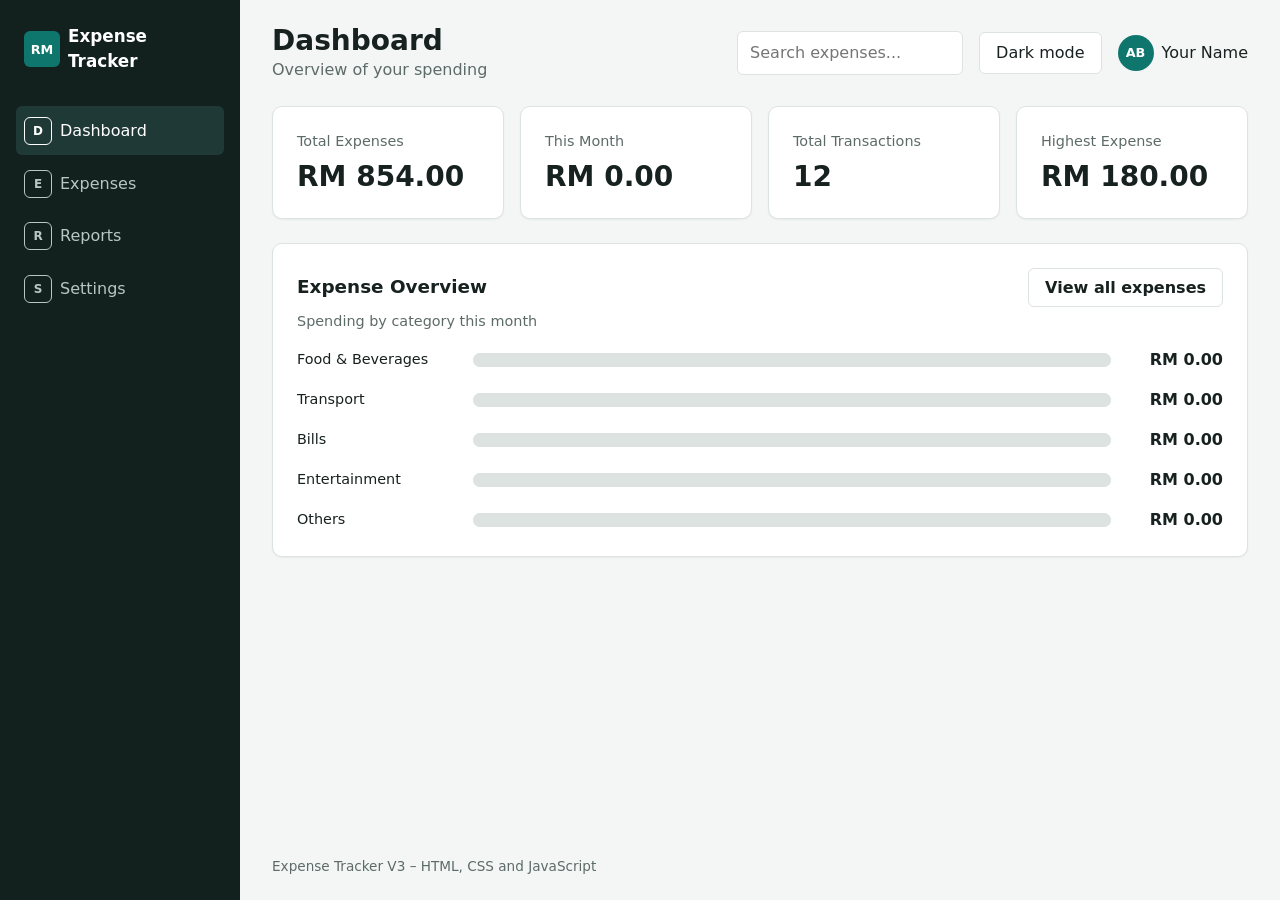
<file: index.html>
<!DOCTYPE html>
<html lang="en">
<head>
  <meta charset="UTF-8">
  <meta name="viewport" content="width=device-width, initial-scale=1.0">
  <meta name="description" content="Expense Tracker - overview of your spending.">
  <title>Expense Tracker | Dashboard</title>
  <link rel="stylesheet" href="style.css">
  <script src="script.js" defer></script>
</head>
<body>

  <div class="app" id="app">

    <!-- ==================== SIDEBAR ==================== -->
    <aside class="sidebar" id="sidebar">
      <div class="sidebar-brand">
        <span class="logo-icon" aria-hidden="true">RM</span>
        <span class="app-name">Expense Tracker</span>
      </div>

      <nav class="sidebar-nav" aria-label="Main navigation">
        <ul class="nav-list">
          <li class="nav-item">
            <a class="nav-link active" href="index.html" aria-current="page">
              <span class="nav-icon" aria-hidden="true">D</span>
              <span class="nav-text">Dashboard</span>
            </a>
          </li>
          <li class="nav-item">
            <a class="nav-link" href="expenses.html">
              <span class="nav-icon" aria-hidden="true">E</span>
              <span class="nav-text">Expenses</span>
            </a>
          </li>
          <li class="nav-item">
            <a class="nav-link" href="#reports">
              <span class="nav-icon" aria-hidden="true">R</span>
              <span class="nav-text">Reports</span>
            </a>
          </li>
          <li class="nav-item">
            <a class="nav-link" href="#settings">
              <span class="nav-icon" aria-hidden="true">S</span>
              <span class="nav-text">Settings</span>
            </a>
          </li>
        </ul>
      </nav>
    </aside>

    <!-- ==================== MAIN CONTENT ==================== -->
    <main class="main-content" id="main-content">

      <!-- Page header -->
      <header class="page-header">
        <button type="button" id="menu-toggle" class="menu-toggle" aria-controls="sidebar" aria-expanded="false">
          Menu
        </button>

        <div class="page-title-group">
          <h1 class="page-title">Dashboard</h1>
          <p class="page-description">Overview of your spending</p>
        </div>

        <div class="header-actions">
          <!-- Submitting this form opens expenses.html?q=your-search (no JavaScript needed) -->
          <form class="header-search" action="expenses.html" method="get" role="search">
            <label for="global-search" class="visually-hidden">Search expenses</label>
            <input type="search" id="global-search" name="q" placeholder="Search expenses...">
          </form>

          <button type="button" id="theme-toggle" class="theme-toggle" aria-pressed="false">
            Dark mode
          </button>

          <div class="user-profile" id="user-profile">
            <span class="avatar" aria-hidden="true">AB</span>
            <span class="user-name">Your Name</span>
          </div>
        </div>
      </header>

      <!-- Summary cards -->
      <section class="summary-section" aria-labelledby="summary-heading">
        <h2 id="summary-heading" class="visually-hidden">Summary</h2>

        <div class="summary-cards">
          <article class="summary-card" id="card-total-expenses">
            <h3 class="summary-card-title">Total Expenses</h3>
            <p class="summary-card-value" id="total-expenses">RM 1,250.00</p>
          </article>

          <article class="summary-card" id="card-monthly-expenses">
            <h3 class="summary-card-title">This Month</h3>
            <p class="summary-card-value" id="monthly-expenses">RM 450.00</p>
          </article>

          <article class="summary-card" id="card-expense-count">
            <h3 class="summary-card-title">Total Transactions</h3>
            <p class="summary-card-value" id="expense-count">24</p>
          </article>

          <article class="summary-card" id="card-highest-expense">
            <h3 class="summary-card-title">Highest Expense</h3>
            <p class="summary-card-value" id="highest-expense">RM 180.00</p>
          </article>
        </div>
      </section>

      <!-- Expense overview: horizontal bar chart (one <progress> bar per category) -->
      <section class="overview-section" id="expense-overview" aria-labelledby="overview-heading">
        <header class="section-header">
          <h2 id="overview-heading" class="section-title">Expense Overview</h2>
          <a class="btn btn-secondary" href="expenses.html">View all expenses</a>
          <p class="section-description">Spending by category this month</p>
        </header>

        <ul class="chart-list" id="expense-chart">
          <li class="chart-row" data-category="food">
            <label class="chart-label" for="chart-food">Food &amp; Beverages</label>
            <progress class="chart-bar chart-bar-food" id="chart-food" max="100" value="40">40%</progress>
            <span class="chart-amount" id="chart-food-amount">RM 180.00</span>
          </li>
          <li class="chart-row" data-category="bills">
            <label class="chart-label" for="chart-bills">Bills</label>
            <progress class="chart-bar chart-bar-bills" id="chart-bills" max="100" value="27">27%</progress>
            <span class="chart-amount" id="chart-bills-amount">RM 120.00</span>
          </li>
          <li class="chart-row" data-category="transport">
            <label class="chart-label" for="chart-transport">Transport</label>
            <progress class="chart-bar chart-bar-transport" id="chart-transport" max="100" value="18">18%</progress>
            <span class="chart-amount" id="chart-transport-amount">RM 80.00</span>
          </li>
          <li class="chart-row" data-category="entertainment">
            <label class="chart-label" for="chart-entertainment">Entertainment</label>
            <progress class="chart-bar chart-bar-entertainment" id="chart-entertainment" max="100" value="11">11%</progress>
            <span class="chart-amount" id="chart-entertainment-amount">RM 50.00</span>
          </li>
          <li class="chart-row" data-category="others">
            <label class="chart-label" for="chart-others">Others</label>
            <progress class="chart-bar chart-bar-others" id="chart-others" max="100" value="4">4%</progress>
            <span class="chart-amount" id="chart-others-amount">RM 20.00</span>
          </li>
        </ul>
      </section>

      <footer class="page-footer">
        <p>Expense Tracker V3 &ndash; HTML, CSS and JavaScript</p>
      </footer>
    </main>
  </div>

  <!-- ==================== TOAST NOTIFICATIONS ==================== -->
  <div class="toast-container" id="toast-container" aria-live="polite">
    <div class="toast toast-success" id="toast-success" role="status" hidden>
      <span class="toast-icon" aria-hidden="true">&#10003;</span>
      <p class="toast-message">Done successfully</p>
      <button type="button" class="toast-close" aria-label="Dismiss notification">&times;</button>
    </div>

    <div class="toast toast-error" id="toast-error" role="alert" hidden>
      <span class="toast-icon" aria-hidden="true">!</span>
      <p class="toast-message">Something went wrong. Please try again.</p>
      <button type="button" class="toast-close" aria-label="Dismiss notification">&times;</button>
    </div>

    <div class="toast toast-warning" id="toast-warning" role="status" hidden>
      <span class="toast-icon" aria-hidden="true">!</span>
      <p class="toast-message">Please check your input and try again.</p>
      <button type="button" class="toast-close" aria-label="Dismiss notification">&times;</button>
    </div>
  </div>

</body>
</html>
</file>
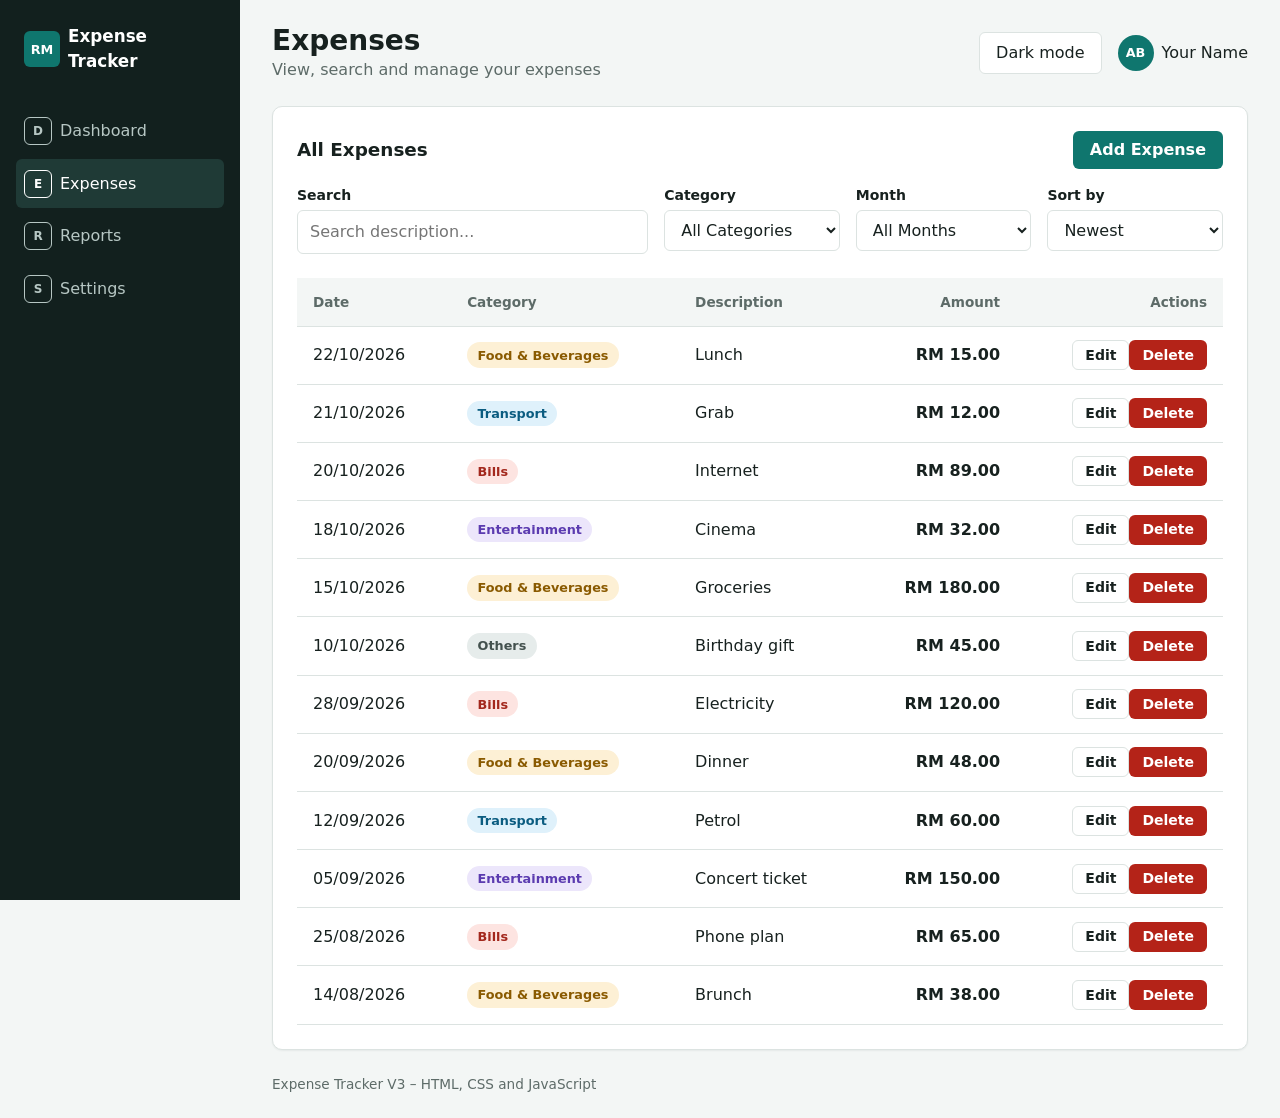
<file: expenses.html>
<!DOCTYPE html>
<html lang="en">
<head>
  <meta charset="UTF-8">
  <meta name="viewport" content="width=device-width, initial-scale=1.0">
  <meta name="description" content="Expense Tracker - view, search and manage your expenses.">
  <title>Expense Tracker | Expenses</title>
  <link rel="stylesheet" href="style.css">
  <script src="script.js" defer></script>
</head>
<body>

  <div class="app" id="app">

    <!-- ==================== SIDEBAR ==================== -->
    <aside class="sidebar" id="sidebar">
      <div class="sidebar-brand">
        <span class="logo-icon" aria-hidden="true">RM</span>
        <span class="app-name">Expense Tracker</span>
      </div>

      <nav class="sidebar-nav" aria-label="Main navigation">
        <ul class="nav-list">
          <li class="nav-item">
            <a class="nav-link" href="index.html">
              <span class="nav-icon" aria-hidden="true">D</span>
              <span class="nav-text">Dashboard</span>
            </a>
          </li>
          <li class="nav-item">
            <a class="nav-link active" href="expenses.html" aria-current="page">
              <span class="nav-icon" aria-hidden="true">E</span>
              <span class="nav-text">Expenses</span>
            </a>
          </li>
          <li class="nav-item">
            <a class="nav-link" href="#reports">
              <span class="nav-icon" aria-hidden="true">R</span>
              <span class="nav-text">Reports</span>
            </a>
          </li>
          <li class="nav-item">
            <a class="nav-link" href="#settings">
              <span class="nav-icon" aria-hidden="true">S</span>
              <span class="nav-text">Settings</span>
            </a>
          </li>
        </ul>
      </nav>
    </aside>

    <!-- ==================== MAIN CONTENT ==================== -->
    <main class="main-content" id="main-content">

      <!-- Page header (no search here: the filters below have their own) -->
      <header class="page-header">
        <button type="button" id="menu-toggle" class="menu-toggle" aria-controls="sidebar" aria-expanded="false">
          Menu
        </button>

        <div class="page-title-group">
          <h1 class="page-title">Expenses</h1>
          <p class="page-description">View, search and manage your expenses</p>
        </div>

        <div class="header-actions">
          <button type="button" id="theme-toggle" class="theme-toggle" aria-pressed="false">
            Dark mode
          </button>

          <div class="user-profile" id="user-profile">
            <span class="avatar" aria-hidden="true">AB</span>
            <span class="user-name">Your Name</span>
          </div>
        </div>
      </header>

      <!-- All expenses -->
      <section class="expenses-section" id="expenses" aria-labelledby="expenses-heading">
        <header class="section-header">
          <h2 id="expenses-heading" class="section-title">All Expenses</h2>
          <button type="button" id="add-expense-btn" class="btn btn-primary">Add Expense</button>
        </header>

        <!-- Search, filter and sort controls -->
        <div class="filters" id="expense-filters" role="group" aria-label="Search, filter and sort expenses">
          <div class="filter-field">
            <label for="expense-search">Search</label>
            <input type="search" id="expense-search" name="expense-search" placeholder="Search description...">
          </div>

          <div class="filter-field">
            <label for="category-filter">Category</label>
            <select id="category-filter" name="category-filter">
              <option value="all">All Categories</option>
              <option value="food">Food &amp; Beverages</option>
              <option value="transport">Transport</option>
              <option value="bills">Bills</option>
              <option value="entertainment">Entertainment</option>
              <option value="others">Others</option>
            </select>
          </div>

          <div class="filter-field">
            <label for="date-filter">Month</label>
            <select id="date-filter" name="date-filter">
              <option value="all">All Months</option>
              <option value="2026-10">October 2026</option>
              <option value="2026-09">September 2026</option>
              <option value="2026-08">August 2026</option>
            </select>
          </div>

          <div class="filter-field">
            <label for="sort-filter">Sort by</label>
            <select id="sort-filter" name="sort-filter">
              <option value="newest">Newest</option>
              <option value="oldest">Oldest</option>
              <option value="highest">Highest Amount</option>
              <option value="lowest">Lowest Amount</option>
            </select>
          </div>
        </div>

        <!-- Expense table -->
        <div class="table-wrapper" id="table-wrapper">
          <table class="expense-table" id="expense-table">
            <caption class="visually-hidden">List of expenses</caption>
            <thead>
              <tr>
                <th scope="col">Date</th>
                <th scope="col">Category</th>
                <th scope="col">Description</th>
                <th scope="col">Amount</th>
                <th scope="col">Actions</th>
              </tr>
            </thead>
            <tbody id="expense-table-body">
              <tr class="expense-row" data-expense-id="1">
                <td data-label="Date"><time datetime="2026-10-22">22/10/2026</time></td>
                <td data-label="Category"><span class="category-badge category-food">Food &amp; Beverages</span></td>
                <td data-label="Description">Lunch</td>
                <td data-label="Amount" class="amount">RM 15.00</td>
                <td data-label="Actions" class="actions">
                  <button type="button" class="btn btn-secondary edit-expense-btn" aria-label="Edit Lunch expense">Edit</button>
                  <button type="button" class="btn btn-danger delete-expense-btn" aria-label="Delete Lunch expense">Delete</button>
                </td>
              </tr>
              <tr class="expense-row" data-expense-id="2">
                <td data-label="Date"><time datetime="2026-10-21">21/10/2026</time></td>
                <td data-label="Category"><span class="category-badge category-transport">Transport</span></td>
                <td data-label="Description">Grab</td>
                <td data-label="Amount" class="amount">RM 12.00</td>
                <td data-label="Actions" class="actions">
                  <button type="button" class="btn btn-secondary edit-expense-btn" aria-label="Edit Grab expense">Edit</button>
                  <button type="button" class="btn btn-danger delete-expense-btn" aria-label="Delete Grab expense">Delete</button>
                </td>
              </tr>
              <tr class="expense-row" data-expense-id="3">
                <td data-label="Date"><time datetime="2026-10-20">20/10/2026</time></td>
                <td data-label="Category"><span class="category-badge category-bills">Bills</span></td>
                <td data-label="Description">Internet</td>
                <td data-label="Amount" class="amount">RM 89.00</td>
                <td data-label="Actions" class="actions">
                  <button type="button" class="btn btn-secondary edit-expense-btn" aria-label="Edit Internet expense">Edit</button>
                  <button type="button" class="btn btn-danger delete-expense-btn" aria-label="Delete Internet expense">Delete</button>
                </td>
              </tr>
            </tbody>
          </table>
        </div>

        <!-- Empty state (shown by JavaScript when there are no expenses) -->
        <div class="empty-state" id="empty-state" hidden>
          <h3 class="empty-state-title">No expenses yet</h3>
          <p class="empty-state-text">Start tracking your spending by adding your first expense.</p>
          <button type="button" id="empty-add-expense-btn" class="btn btn-primary">Add Expense</button>
        </div>
      </section>

      <footer class="page-footer">
        <p>Expense Tracker V3 &ndash; HTML, CSS and JavaScript</p>
      </footer>
    </main>
  </div>

  <!-- ==================== ADD EXPENSE MODAL ==================== -->
  <dialog class="modal" id="add-expense-modal" aria-labelledby="add-expense-title">
    <form class="expense-form" id="add-expense-form">
      <h2 id="add-expense-title" class="modal-title">Add Expense</h2>

      <div class="form-group">
        <label for="add-date">Date</label>
        <input type="date" id="add-date" name="date" required>
      </div>

      <div class="form-group">
        <label for="add-category">Category</label>
        <select id="add-category" name="category" required>
          <option value="" disabled selected>Select a category</option>
          <option value="food">Food &amp; Beverages</option>
          <option value="transport">Transport</option>
          <option value="bills">Bills</option>
          <option value="entertainment">Entertainment</option>
          <option value="others">Others</option>
        </select>
      </div>

      <div class="form-group">
        <label for="add-description">Description</label>
        <input type="text" id="add-description" name="description" maxlength="100" placeholder="e.g. Lunch" required>
      </div>

      <div class="form-group">
        <label for="add-amount">Amount (RM)</label>
        <input type="number" id="add-amount" name="amount" min="0.01" step="0.01" placeholder="0.00" required>
      </div>

      <div class="modal-actions">
        <button type="button" class="btn btn-secondary cancel-btn" id="add-cancel-btn">Cancel</button>
        <button type="submit" class="btn btn-primary">Add Expense</button>
      </div>
    </form>
  </dialog>

  <!-- ==================== EDIT EXPENSE MODAL ==================== -->
  <dialog class="modal" id="edit-expense-modal" aria-labelledby="edit-expense-title">
    <form class="expense-form" id="edit-expense-form">
      <h2 id="edit-expense-title" class="modal-title">Edit Expense</h2>

      <!-- JavaScript stores the ID of the expense being edited here -->
      <input type="hidden" id="edit-id" name="id">

      <div class="form-group">
        <label for="edit-date">Date</label>
        <input type="date" id="edit-date" name="date" required>
      </div>

      <div class="form-group">
        <label for="edit-category">Category</label>
        <select id="edit-category" name="category" required>
          <option value="" disabled>Select a category</option>
          <option value="food">Food &amp; Beverages</option>
          <option value="transport">Transport</option>
          <option value="bills">Bills</option>
          <option value="entertainment">Entertainment</option>
          <option value="others">Others</option>
        </select>
      </div>

      <div class="form-group">
        <label for="edit-description">Description</label>
        <input type="text" id="edit-description" name="description" maxlength="100" required>
      </div>

      <div class="form-group">
        <label for="edit-amount">Amount (RM)</label>
        <input type="number" id="edit-amount" name="amount" min="0.01" step="0.01" required>
      </div>

      <div class="modal-actions">
        <button type="button" class="btn btn-secondary cancel-btn" id="edit-cancel-btn">Cancel</button>
        <button type="submit" class="btn btn-primary">Save Changes</button>
      </div>
    </form>
  </dialog>

  <!-- ==================== DELETE CONFIRMATION ==================== -->
  <dialog class="modal modal-confirm" id="delete-confirmation" aria-labelledby="delete-title" aria-describedby="delete-text">
    <h2 id="delete-title" class="modal-title">Delete this expense?</h2>
    <p id="delete-text" class="modal-text">Are you sure you want to delete this expense? This action cannot be undone.</p>

    <div class="modal-actions">
      <button type="button" class="btn btn-secondary cancel-btn" id="delete-cancel-btn">Cancel</button>
      <button type="button" class="btn btn-danger" id="confirm-delete-btn">Delete</button>
    </div>
  </dialog>

  <!-- ==================== TOAST NOTIFICATIONS ==================== -->
  <div class="toast-container" id="toast-container" aria-live="polite">
    <div class="toast toast-success" id="toast-success" role="status" hidden>
      <span class="toast-icon" aria-hidden="true">&#10003;</span>
      <p class="toast-message">Expense added successfully</p>
      <button type="button" class="toast-close" aria-label="Dismiss notification">&times;</button>
    </div>

    <div class="toast toast-error" id="toast-error" role="alert" hidden>
      <span class="toast-icon" aria-hidden="true">!</span>
      <p class="toast-message">Something went wrong. Please try again.</p>
      <button type="button" class="toast-close" aria-label="Dismiss notification">&times;</button>
    </div>

    <div class="toast toast-warning" id="toast-warning" role="status" hidden>
      <span class="toast-icon" aria-hidden="true">!</span>
      <p class="toast-message">Please check your input and try again.</p>
      <button type="button" class="toast-close" aria-label="Dismiss notification">&times;</button>
    </div>
  </div>

</body>
</html>
</file>
<file: style.css>
/* ==========================================================
   EXPENSE TRACKER V3 - style.css
   1. Variables   2. Reset & base   3. Layout   4. Sidebar
   5. Header      6. Buttons & forms   7. Summary cards
   8. Overview    9. Filters   10. Table   11. Empty state
   12. Modals    13. Toasts   14. Dark mode   15. Responsive
   ========================================================== */


/* ---------- 1. VARIABLES ---------- */
:root {
  /* Colours */
  --color-bg: #f3f6f5;
  --color-surface: #ffffff;
  --color-text: #17211f;
  --color-muted: #5d6b68;
  --color-border: #dce3e1;
  --color-primary: #0f766e;
  --color-primary-hover: #0b5f58;
  --color-on-primary: #ffffff;
  --color-danger: #b42318;
  --color-danger-hover: #912018;
  --color-success: #067647;
  --color-warning: #b54708;

  /* Sidebar (stays dark in both themes) */
  --sidebar-bg: #12201e;
  --sidebar-text: #b7c7c4;
  --sidebar-active-bg: #1f3a36;
  --sidebar-active-text: #ffffff;

  /* Badge colours: background + text */
  --badge-food-bg: #fdf0d5;       --badge-food-text: #8a5a00;
  --badge-transport-bg: #dff1fb;  --badge-transport-text: #0b5c80;
  --badge-bills-bg: #fde4e1;      --badge-bills-text: #a3281d;
  --badge-entertainment-bg: #ece6fb; --badge-entertainment-text: #5b3bb0;
  --badge-others-bg: #e6eceb;     --badge-others-text: #43514e;

  /* Spacing */
  --space-xs: 0.25rem;
  --space-sm: 0.5rem;
  --space-md: 1rem;
  --space-lg: 1.5rem;
  --space-xl: 2rem;

  /* Shape and depth */
  --radius-sm: 6px;
  --radius-md: 10px;
  --shadow-sm: 0 1px 2px rgba(18, 32, 30, 0.06);
  --shadow-lg: 0 12px 32px rgba(18, 32, 30, 0.18);

  /* Type */
  --font-main: system-ui, -apple-system, "Segoe UI", Roboto, sans-serif;
  --sidebar-width: 15rem;
}


/* ---------- 2. RESET & BASE ---------- */
*,
*::before,
*::after {
  box-sizing: border-box;
}

body {
  margin: 0;
  font-family: var(--font-main);
  font-size: 1rem;
  line-height: 1.5;
  color: var(--color-text);
  background-color: var(--color-bg);
}

h1, h2, h3, p {
  margin: 0;
}

ul {
  margin: 0;
  padding: 0;
  list-style: none;
}

a {
  color: inherit;
  text-decoration: none;
}

button,
input,
select {
  font: inherit;
  color: inherit;
}

button {
  cursor: pointer;
}

/* The hidden attribute must win over any display rule below */
[hidden] {
  display: none !important;
}

:focus-visible {
  outline: 3px solid var(--color-primary);
  outline-offset: 2px;
}

/* Hidden visually, still read by screen readers */
.visually-hidden {
  position: absolute;
  width: 1px;
  height: 1px;
  padding: 0;
  margin: -1px;
  overflow: hidden;
  clip: rect(0, 0, 0, 0);
  white-space: nowrap;
  border: 0;
}


/* ---------- 3. LAYOUT ---------- */
.app {
  display: grid;
  grid-template-columns: var(--sidebar-width) 1fr;
  min-height: 100vh;
}

.main-content {
  display: flex;
  flex-direction: column;
  gap: var(--space-lg);
  min-width: 0; /* lets the table scroll instead of stretching the page */
  padding: var(--space-lg) var(--space-xl);
}


/* ---------- 4. SIDEBAR ---------- */
.sidebar {
  position: sticky;
  top: 0;
  align-self: start;
  height: 100vh;
  padding: var(--space-lg) var(--space-md);
  background-color: var(--sidebar-bg);
  color: var(--sidebar-text);
}

.sidebar-brand {
  display: flex;
  align-items: center;
  gap: var(--space-sm);
  margin-bottom: var(--space-xl);
  padding: 0 var(--space-sm);
  color: #ffffff;
}

.logo-icon {
  display: grid;
  place-items: center;
  flex-shrink: 0;
  width: 2.25rem;
  height: 2.25rem;
  border-radius: var(--radius-sm);
  background-color: var(--color-primary);
  font-size: 0.8rem;
  font-weight: 700;
}

.app-name {
  font-weight: 700;
  font-size: 1.05rem;
}

.nav-list {
  display: flex;
  flex-direction: column;
  gap: var(--space-xs);
}

.nav-link {
  display: flex;
  align-items: center;
  gap: var(--space-sm);
  padding: 0.65rem var(--space-sm);
  border-radius: var(--radius-sm);
  font-weight: 500;
  transition: background-color 0.15s, color 0.15s;
}

.nav-link:hover {
  background-color: var(--sidebar-active-bg);
  color: var(--sidebar-active-text);
}

.nav-link.active {
  background-color: var(--sidebar-active-bg);
  color: var(--sidebar-active-text);
}

.nav-icon {
  display: grid;
  place-items: center;
  flex-shrink: 0;
  width: 1.75rem;
  height: 1.75rem;
  border-radius: var(--radius-sm);
  border: 1px solid currentColor;
  font-size: 0.75rem;
  font-weight: 600;
}


/* ---------- 5. HEADER ---------- */
.page-header {
  display: flex;
  flex-wrap: wrap;
  align-items: center;
  justify-content: space-between;
  gap: var(--space-md);
}

.page-title {
  font-size: 1.75rem;
  line-height: 1.2;
}

.page-description {
  color: var(--color-muted);
}

.header-actions {
  display: flex;
  flex-wrap: wrap;
  align-items: center;
  gap: var(--space-md);
}

.header-search input {
  width: 14rem;
}

.theme-toggle,
.menu-toggle {
  padding: 0.5rem var(--space-md);
  border: 1px solid var(--color-border);
  border-radius: var(--radius-sm);
  background-color: var(--color-surface);
  transition: background-color 0.15s;
}

.theme-toggle:hover,
.menu-toggle:hover {
  background-color: var(--color-bg);
}

.menu-toggle {
  display: none; /* shown on mobile only */
}

.user-profile {
  display: flex;
  align-items: center;
  gap: var(--space-sm);
}

.avatar {
  display: grid;
  place-items: center;
  width: 2.25rem;
  height: 2.25rem;
  border-radius: 50%;
  background-color: var(--color-primary);
  color: var(--color-on-primary);
  font-size: 0.8rem;
  font-weight: 600;
}

.user-name {
  font-weight: 500;
}


/* ---------- 6. BUTTONS & FORM CONTROLS ---------- */
.btn {
  display: inline-flex;
  align-items: center;
  justify-content: center;
  padding: 0.55rem var(--space-md);
  border: 1px solid transparent;
  border-radius: var(--radius-sm);
  font-weight: 600;
  line-height: 1.2;
  transition: background-color 0.15s, border-color 0.15s;
}

.btn-primary {
  background-color: var(--color-primary);
  color: var(--color-on-primary);
}

.btn-primary:hover {
  background-color: var(--color-primary-hover);
}

.btn-secondary {
  background-color: var(--color-surface);
  border-color: var(--color-border);
  color: var(--color-text);
}

.btn-secondary:hover {
  background-color: var(--color-bg);
}

.btn-danger {
  background-color: var(--color-danger);
  color: #ffffff;
}

.btn-danger:hover {
  background-color: var(--color-danger-hover);
}

input[type="text"],
input[type="search"],
input[type="date"],
input[type="number"],
select {
  width: 100%;
  padding: 0.55rem 0.75rem;
  border: 1px solid var(--color-border);
  border-radius: var(--radius-sm);
  background-color: var(--color-surface);
}

input:focus,
select:focus {
  border-color: var(--color-primary);
}

label {
  font-size: 0.875rem;
  font-weight: 600;
}


/* ---------- 7. SUMMARY CARDS ---------- */
.summary-cards {
  display: grid;
  grid-template-columns: repeat(auto-fit, minmax(13rem, 1fr));
  gap: var(--space-md);
}

.summary-card {
  padding: var(--space-lg);
  border: 1px solid var(--color-border);
  border-radius: var(--radius-md);
  background-color: var(--color-surface);
  box-shadow: var(--shadow-sm);
}

.summary-card-title {
  font-size: 0.9rem;
  font-weight: 500;
  color: var(--color-muted);
}

.summary-card-value {
  margin-top: var(--space-sm);
  font-size: 1.75rem;
  font-weight: 700;
  line-height: 1.2;
}


/* ---------- 8. OVERVIEW + SHARED SECTION STYLES ---------- */
.overview-section,
.expenses-section {
  padding: var(--space-lg);
  border: 1px solid var(--color-border);
  border-radius: var(--radius-md);
  background-color: var(--color-surface);
  box-shadow: var(--shadow-sm);
}

.section-header {
  display: flex;
  flex-wrap: wrap;
  align-items: center;
  justify-content: space-between;
  gap: var(--space-sm) var(--space-md);
  margin-bottom: var(--space-md);
}

.section-title {
  font-size: 1.15rem;
}

.section-description {
  width: 100%;
  margin-top: calc(var(--space-xs) * -1);
  color: var(--color-muted);
  font-size: 0.9rem;
}

/* Bar chart: one <progress> element per category */
.chart-list {
  display: flex;
  flex-direction: column;
  gap: var(--space-md);
}

.chart-row {
  display: grid;
  grid-template-columns: 10rem 1fr 6rem;
  align-items: center;
  gap: var(--space-md);
}

.chart-label {
  font-size: 0.9rem;
  font-weight: 500;
}

.chart-amount {
  text-align: right;
  font-weight: 600;
  font-variant-numeric: tabular-nums;
}

/* Browsers style <progress> differently, so each needs its own pseudo-element */
.chart-bar {
  -webkit-appearance: none;
  appearance: none;
  width: 100%;
  height: 0.875rem;
  border: none;
  border-radius: 999px;
  overflow: hidden;
  background-color: var(--color-border);
}

.chart-bar::-webkit-progress-bar {
  background-color: var(--color-border);
  border-radius: 999px;
}

.chart-bar::-webkit-progress-value {
  background-color: var(--bar-color, var(--color-primary));
  border-radius: 999px;
  transition: width 0.4s ease;
}

.chart-bar::-moz-progress-bar {
  background-color: var(--bar-color, var(--color-primary));
  border-radius: 999px;
}

.chart-bar-food { --bar-color: var(--badge-food-text); }
.chart-bar-transport { --bar-color: var(--badge-transport-text); }
.chart-bar-bills { --bar-color: var(--badge-bills-text); }
.chart-bar-entertainment { --bar-color: var(--badge-entertainment-text); }
.chart-bar-others { --bar-color: var(--badge-others-text); }


/* ---------- 9. FILTERS ---------- */
.filters {
  display: grid;
  grid-template-columns: 2fr repeat(3, 1fr);
  gap: var(--space-md);
  margin-bottom: var(--space-lg);
}

.filter-field {
  display: flex;
  flex-direction: column;
  gap: var(--space-xs);
}


/* ---------- 10. TABLE ---------- */
.table-wrapper {
  overflow-x: auto;
}

.expense-table {
  width: 100%;
  border-collapse: collapse;
}

.expense-table th,
.expense-table td {
  padding: 0.85rem var(--space-md);
  border-bottom: 1px solid var(--color-border);
  text-align: left;
  white-space: nowrap;
}

.expense-table th {
  font-size: 0.85rem;
  font-weight: 600;
  color: var(--color-muted);
  background-color: var(--color-bg);
}

.expense-table td:nth-child(3) {
  white-space: normal; /* long descriptions may wrap */
}

.expense-table th:nth-child(4),
.expense-table th:nth-child(5),
.expense-table .amount,
.expense-table .actions {
  text-align: right;
}

.expense-table .amount {
  font-weight: 600;
  font-variant-numeric: tabular-nums;
}

.expense-table .actions {
  display: table-cell;
}

.expense-table .actions .btn {
  padding: 0.35rem 0.75rem;
  font-size: 0.875rem;
}

.expense-row:hover {
  background-color: var(--color-bg);
}

.category-badge {
  display: inline-block;
  padding: 0.2rem 0.65rem;
  border-radius: 999px;
  font-size: 0.8rem;
  font-weight: 600;
}

.category-food { background-color: var(--badge-food-bg); color: var(--badge-food-text); }
.category-transport { background-color: var(--badge-transport-bg); color: var(--badge-transport-text); }
.category-bills { background-color: var(--badge-bills-bg); color: var(--badge-bills-text); }
.category-entertainment { background-color: var(--badge-entertainment-bg); color: var(--badge-entertainment-text); }
.category-others { background-color: var(--badge-others-bg); color: var(--badge-others-text); }


/* ---------- 11. EMPTY STATE ---------- */
.empty-state {
  display: flex;
  flex-direction: column;
  align-items: center;
  gap: var(--space-sm);
  padding: var(--space-xl) var(--space-md);
  text-align: center;
}

.empty-state-title {
  font-size: 1.15rem;
}

.empty-state-text {
  max-width: 28rem;
  margin-bottom: var(--space-sm);
  color: var(--color-muted);
}


/* ---------- 12. MODALS (<dialog>) ---------- */
.modal {
  width: min(28rem, 92vw);
  padding: var(--space-lg);
  border: none;
  border-radius: var(--radius-md);
  background-color: var(--color-surface);
  color: var(--color-text);
  box-shadow: var(--shadow-lg);
}

.modal::backdrop {
  background-color: rgba(10, 20, 18, 0.55);
}

.modal-title {
  margin-bottom: var(--space-md);
  font-size: 1.25rem;
}

.modal-text {
  margin-bottom: var(--space-md);
  color: var(--color-muted);
}

.expense-form {
  display: flex;
  flex-direction: column;
  gap: var(--space-md);
}

.expense-form .modal-title {
  margin-bottom: 0;
}

.form-group {
  display: flex;
  flex-direction: column;
  gap: var(--space-xs);
}

/* Red border only after the user has typed something invalid */
.form-group input:user-invalid,
.form-group select:user-invalid {
  border-color: var(--color-danger);
}

.modal-actions {
  display: flex;
  justify-content: flex-end;
  gap: var(--space-sm);
  margin-top: var(--space-sm);
}


/* ---------- 13. TOASTS ---------- */
.toast-container {
  position: fixed;
  right: var(--space-lg);
  bottom: var(--space-lg);
  z-index: 1000;
  display: flex;
  flex-direction: column;
  gap: var(--space-sm);
  width: min(22rem, calc(100vw - 2rem));
}

.toast {
  display: flex;
  align-items: center;
  gap: var(--space-sm);
  padding: 0.75rem var(--space-md);
  border: 1px solid var(--color-border);
  border-left: 4px solid var(--toast-color, var(--color-primary));
  border-radius: var(--radius-sm);
  background-color: var(--color-surface);
  box-shadow: var(--shadow-lg);
}

.toast-success { --toast-color: var(--color-success); }
.toast-error { --toast-color: var(--color-danger); }
.toast-warning { --toast-color: var(--color-warning); }

.toast-icon {
  display: grid;
  place-items: center;
  flex-shrink: 0;
  width: 1.5rem;
  height: 1.5rem;
  border-radius: 50%;
  background-color: var(--toast-color);
  color: #ffffff;
  font-size: 0.8rem;
  font-weight: 700;
}

.toast-message {
  flex: 1;
  font-size: 0.9rem;
}

.toast-close {
  padding: 0 var(--space-xs);
  border: none;
  background: none;
  color: var(--color-muted);
  font-size: 1.25rem;
  line-height: 1;
}

.toast-close:hover {
  color: var(--color-text);
}

.page-footer {
  margin-top: auto;
  color: var(--color-muted);
  font-size: 0.85rem;
}


/* ---------- 14. DARK MODE ----------
   JavaScript will add the class "dark-mode" to <body>.
   Only the variables change - no other rules are needed. */
body.dark-mode {
  --color-bg: #0e1615;
  --color-surface: #162321;
  --color-text: #e6efed;
  --color-muted: #9bb0ac;
  --color-border: #2a3b38;
  --color-primary: #2dd4bf;
  --color-primary-hover: #5eead4;
  --color-on-primary: #0e1615;
  --color-danger: #f0605a;
  --color-danger-hover: #f58580;
  --color-success: #3ccf91;
  --color-warning: #f5a14b;

  --sidebar-bg: #0a1110;

  --badge-food-bg: #3a2e12;       --badge-food-text: #f3c969;
  --badge-transport-bg: #12303f;  --badge-transport-text: #7cc9ec;
  --badge-bills-bg: #3d1a17;      --badge-bills-text: #f5958d;
  --badge-entertainment-bg: #2a2147; --badge-entertainment-text: #b9a4f5;
  --badge-others-bg: #2a3836;     --badge-others-text: #b5c5c2;

  --shadow-sm: none;
}

body.dark-mode .btn-danger {
  color: #0e1615;
}


/* ---------- 15. RESPONSIVE ---------- */

/* Tablet: icon-only sidebar, 2-column filters */
@media (max-width: 64rem) {
  .app {
    grid-template-columns: 4.5rem 1fr;
  }

  .sidebar {
    padding-inline: var(--space-sm);
  }

  .app-name,
  .nav-text {
    display: none;
  }

  .sidebar-brand,
  .nav-link {
    justify-content: center;
    padding-inline: 0;
  }

  .main-content {
    padding: var(--space-lg);
  }

  .filters {
    grid-template-columns: repeat(2, 1fr);
  }
}

/* Mobile: off-canvas sidebar, stacked table */
@media (max-width: 40rem) {
  .app {
    grid-template-columns: 1fr;
  }

  /* Sidebar slides in when JavaScript adds the class "is-open" */
  .sidebar {
    position: fixed;
    inset: 0 auto 0 0;
    z-index: 100;
    width: 15rem;
    transform: translateX(-100%);
    transition: transform 0.25s ease;
  }

  .sidebar.is-open {
    transform: translateX(0);
  }

  /* Bring the text labels back inside the opened sidebar */
  .app-name,
  .nav-text {
    display: inline;
  }

  .sidebar-brand,
  .nav-link {
    justify-content: flex-start;
    padding-inline: var(--space-sm);
  }

  .menu-toggle {
    display: inline-block;
  }

  .main-content {
    padding: var(--space-md);
  }

  .header-search input {
    width: 100%;
  }

  .header-search {
    flex: 1 1 100%;
  }

  .user-name {
    display: none;
  }

  .summary-card-value {
    font-size: 1.5rem;
  }

  .filters {
    grid-template-columns: 1fr;
  }

  .section-header .btn {
    width: 100%;
  }

  /* Chart rows: label + amount on top, bar underneath */
  .chart-row {
    grid-template-columns: 1fr auto;
    gap: var(--space-xs) var(--space-md);
  }

  .chart-amount {
    grid-column: 2;
    grid-row: 1;
  }

  .chart-bar {
    grid-column: 1 / -1;
    grid-row: 2;
  }

  /* Table rows become cards. Each cell shows its label from data-label */
  .expense-table thead {
    position: absolute;
    width: 1px;
    height: 1px;
    overflow: hidden;
    clip: rect(0, 0, 0, 0);
  }

  .expense-table,
  .expense-table tbody,
  .expense-table tr,
  .expense-table td {
    display: block;
    width: 100%;
  }

  .expense-row {
    margin-bottom: var(--space-md);
    padding: var(--space-sm) var(--space-md);
    border: 1px solid var(--color-border);
    border-radius: var(--radius-md);
  }

  .expense-table td,
  .expense-table .amount,
  .expense-table .actions {
    display: flex;
    align-items: center;
    justify-content: space-between;
    gap: var(--space-md);
    padding: 0.5rem 0;
    border-bottom: 1px solid var(--color-border);
    text-align: right;
    white-space: normal;
  }

  .expense-table td:last-child {
    border-bottom: none;
  }

  .expense-table td::before {
    content: attr(data-label);
    flex-shrink: 0;
    font-size: 0.85rem;
    font-weight: 600;
    color: var(--color-muted);
  }

  .expense-table .actions {
    justify-content: flex-end;
  }

  .expense-table .actions::before {
    display: none;
  }

  .toast-container {
    right: var(--space-md);
    bottom: var(--space-md);
  }
}

/* Respect users who prefer less motion */
@media (prefers-reduced-motion: reduce) {
  *,
  *::before,
  *::after {
    transition: none !important;
  }
}
</file>
